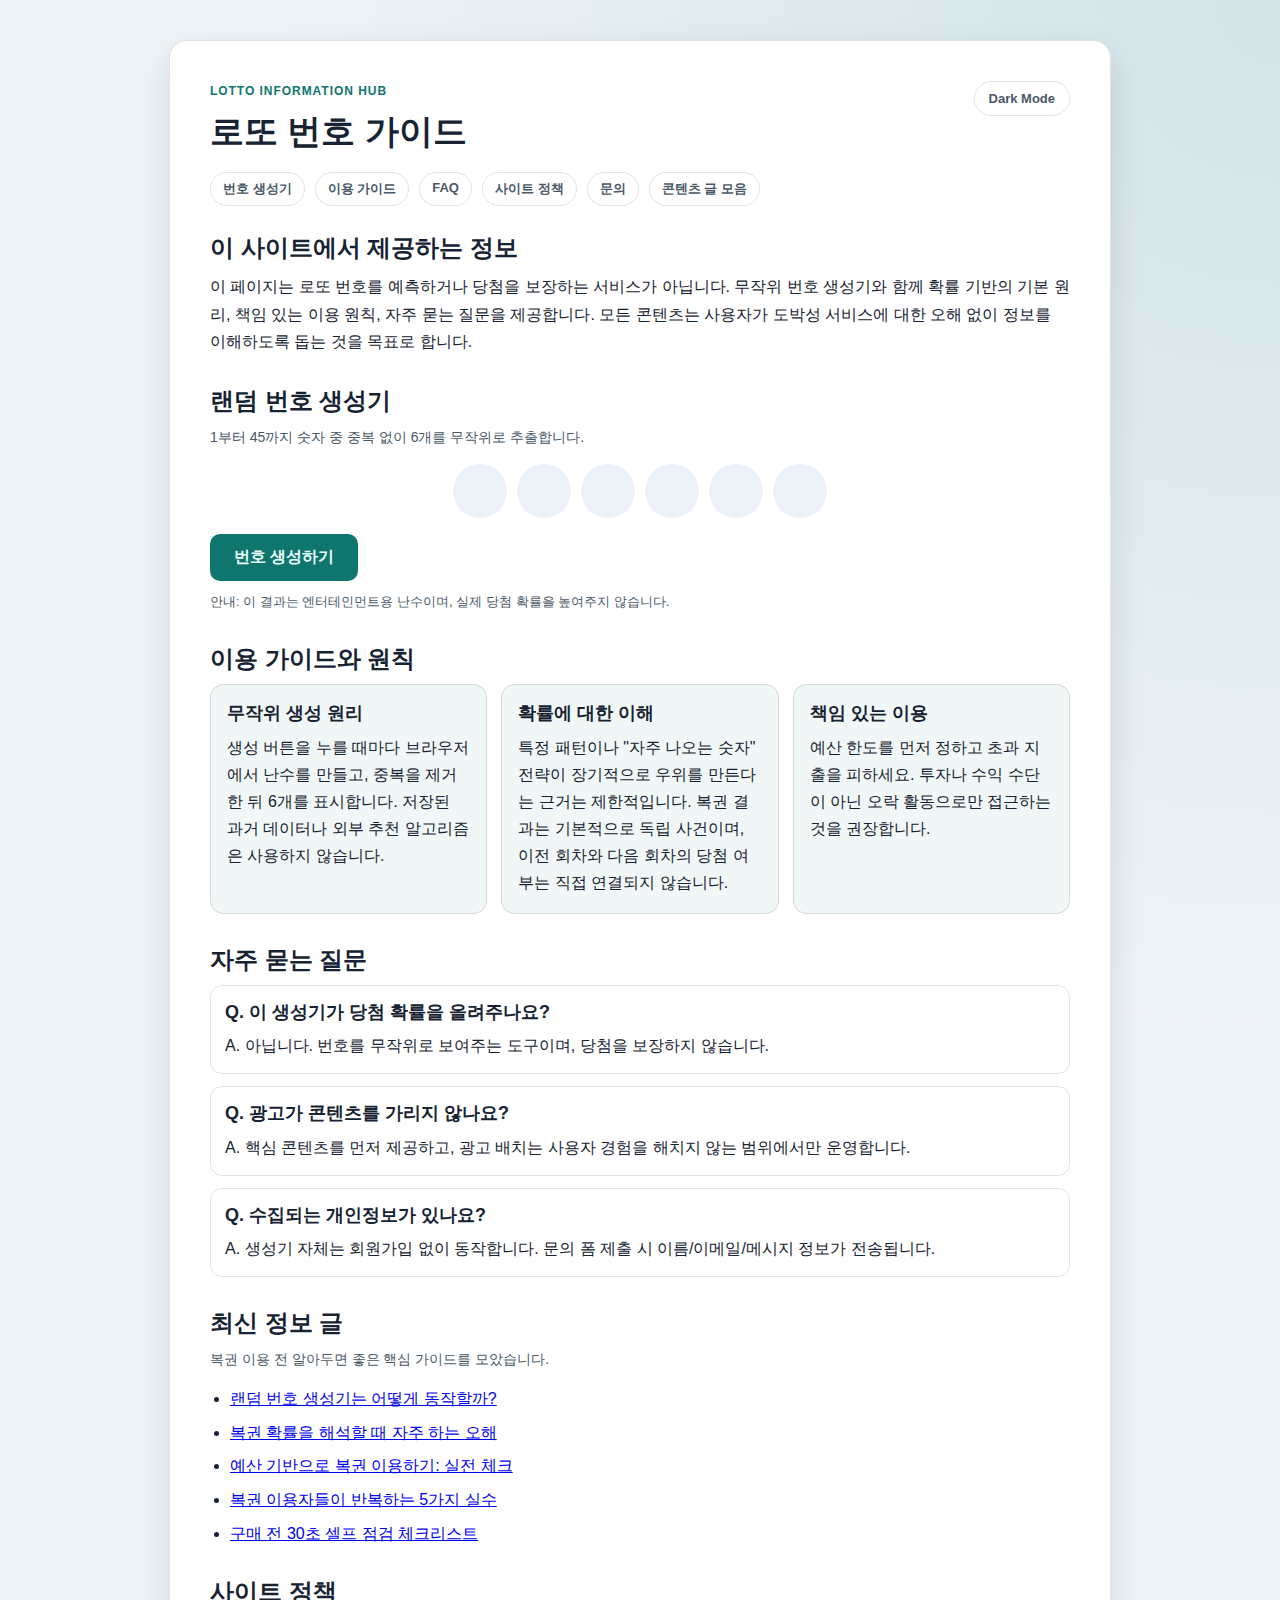
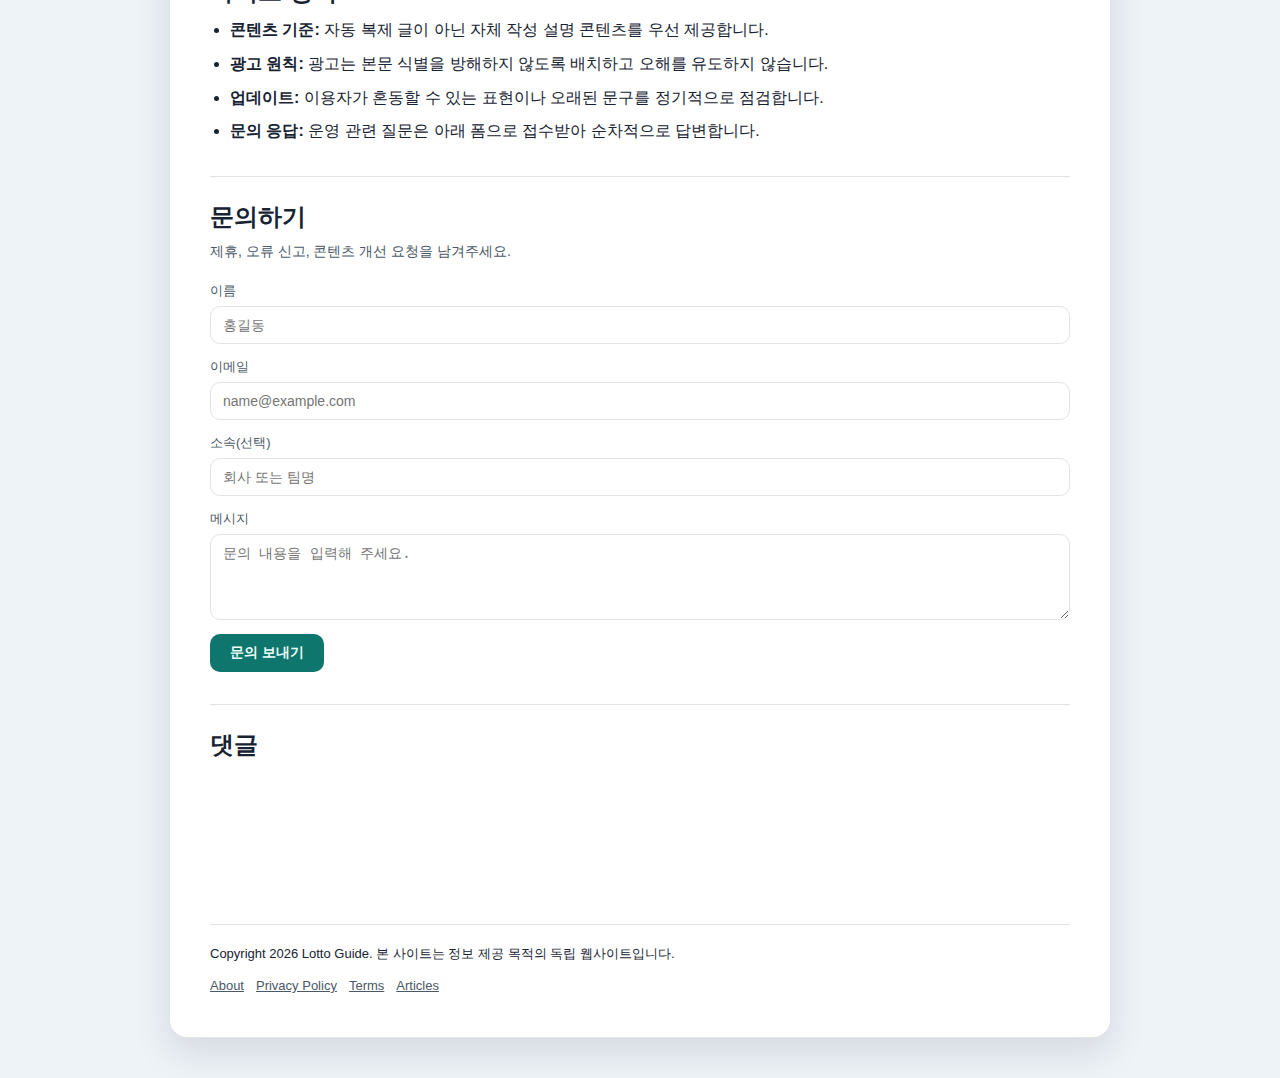
<file: index.html>
<!DOCTYPE html>
<html lang="ko">
<head>
    <meta charset="UTF-8">
    <meta name="viewport" content="width=device-width, initial-scale=1.0">
    <meta name="description" content="로또 번호 생성 원리와 확률 정보를 제공하는 정보형 사이트입니다. 랜덤 번호 생성기, 이용 가이드, FAQ, 운영 정책과 문의 채널을 제공합니다.">
    <meta name="robots" content="index, follow">
    <meta name="google-adsense-account" content="ca-pub-4383238158414363">
    <title>로또 번호 가이드 | 랜덤 생성기와 확률 정보</title>
    <link rel="stylesheet" href="style.css">
    <script async src="https://pagead2.googlesyndication.com/pagead/js/adsbygoogle.js?client=ca-pub-4383238158414363" crossorigin="anonymous"></script>
</head>
<body>
    <div class="container">
        <header class="header">
            <div>
                <p class="eyebrow">Lotto Information Hub</p>
                <h1>로또 번호 가이드</h1>
            </div>
            <button id="theme-toggle" class="theme-toggle" type="button" aria-pressed="false" aria-label="Toggle dark mode">
                Dark Mode
            </button>
        </header>

        <nav class="quick-nav" aria-label="주요 섹션">
            <a href="#generator">번호 생성기</a>
            <a href="#guide">이용 가이드</a>
            <a href="#faq">FAQ</a>
            <a href="#policy">사이트 정책</a>
            <a href="#contact">문의</a>
            <a href="articles.html">콘텐츠 글 모음</a>
        </nav>

        <section id="intro" class="content-section">
            <h2>이 사이트에서 제공하는 정보</h2>
            <p>
                이 페이지는 로또 번호를 예측하거나 당첨을 보장하는 서비스가 아닙니다.
                무작위 번호 생성기와 함께 확률 기반의 기본 원리, 책임 있는 이용 원칙, 자주 묻는 질문을 제공합니다.
                모든 콘텐츠는 사용자가 도박성 서비스에 대한 오해 없이 정보를 이해하도록 돕는 것을 목표로 합니다.
            </p>
        </section>

        <section id="generator" class="content-section" aria-labelledby="generator-title">
            <h2 id="generator-title">랜덤 번호 생성기</h2>
            <p class="section-subtext">1부터 45까지 숫자 중 중복 없이 6개를 무작위로 추출합니다.</p>
            <div class="lotto-numbers" aria-live="polite">
                <span class="number"></span>
                <span class="number"></span>
                <span class="number"></span>
                <span class="number"></span>
                <span class="number"></span>
                <span class="number"></span>
            </div>
            <button id="generate-btn">번호 생성하기</button>
            <p class="note">
                안내: 이 결과는 엔터테인먼트용 난수이며, 실제 당첨 확률을 높여주지 않습니다.
            </p>
        </section>

        <section id="guide" class="content-section" aria-labelledby="guide-title">
            <h2 id="guide-title">이용 가이드와 원칙</h2>
            <div class="info-grid">
                <article class="info-card">
                    <h3>무작위 생성 원리</h3>
                    <p>
                        생성 버튼을 누를 때마다 브라우저에서 난수를 만들고, 중복을 제거한 뒤 6개를 표시합니다.
                        저장된 과거 데이터나 외부 추천 알고리즘은 사용하지 않습니다.
                    </p>
                </article>
                <article class="info-card">
                    <h3>확률에 대한 이해</h3>
                    <p>
                        특정 패턴이나 "자주 나오는 숫자" 전략이 장기적으로 우위를 만든다는 근거는 제한적입니다.
                        복권 결과는 기본적으로 독립 사건이며, 이전 회차와 다음 회차의 당첨 여부는 직접 연결되지 않습니다.
                    </p>
                </article>
                <article class="info-card">
                    <h3>책임 있는 이용</h3>
                    <p>
                        예산 한도를 먼저 정하고 초과 지출을 피하세요.
                        투자나 수익 수단이 아닌 오락 활동으로만 접근하는 것을 권장합니다.
                    </p>
                </article>
            </div>
        </section>

        <section id="faq" class="content-section" aria-labelledby="faq-title">
            <h2 id="faq-title">자주 묻는 질문</h2>
            <div class="faq-list">
                <article class="faq-item">
                    <h3>Q. 이 생성기가 당첨 확률을 올려주나요?</h3>
                    <p>A. 아닙니다. 번호를 무작위로 보여주는 도구이며, 당첨을 보장하지 않습니다.</p>
                </article>
                <article class="faq-item">
                    <h3>Q. 광고가 콘텐츠를 가리지 않나요?</h3>
                    <p>A. 핵심 콘텐츠를 먼저 제공하고, 광고 배치는 사용자 경험을 해치지 않는 범위에서만 운영합니다.</p>
                </article>
                <article class="faq-item">
                    <h3>Q. 수집되는 개인정보가 있나요?</h3>
                    <p>A. 생성기 자체는 회원가입 없이 동작합니다. 문의 폼 제출 시 이름/이메일/메시지 정보가 전송됩니다.</p>
                </article>
            </div>
        </section>

        <section id="articles" class="content-section" aria-labelledby="articles-title">
            <h2 id="articles-title">최신 정보 글</h2>
            <p class="section-subtext">복권 이용 전 알아두면 좋은 핵심 가이드를 모았습니다.</p>
            <ul class="policy-list">
                <li><a href="guides-randomness.html">랜덤 번호 생성기는 어떻게 동작할까?</a></li>
                <li><a href="guides-probability.html">복권 확률을 해석할 때 자주 하는 오해</a></li>
                <li><a href="guides-budget.html">예산 기반으로 복권 이용하기: 실전 체크</a></li>
                <li><a href="guides-mistakes.html">복권 이용자들이 반복하는 5가지 실수</a></li>
                <li><a href="guides-checklist.html">구매 전 30초 셀프 점검 체크리스트</a></li>
            </ul>
        </section>

        <section id="policy" class="content-section" aria-labelledby="policy-title">
            <h2 id="policy-title">사이트 정책</h2>
            <ul class="policy-list">
                <li><strong>콘텐츠 기준:</strong> 자동 복제 글이 아닌 자체 작성 설명 콘텐츠를 우선 제공합니다.</li>
                <li><strong>광고 원칙:</strong> 광고는 본문 식별을 방해하지 않도록 배치하고 오해를 유도하지 않습니다.</li>
                <li><strong>업데이트:</strong> 이용자가 혼동할 수 있는 표현이나 오래된 문구를 정기적으로 점검합니다.</li>
                <li><strong>문의 응답:</strong> 운영 관련 질문은 아래 폼으로 접수받아 순차적으로 답변합니다.</li>
            </ul>
        </section>

        <section id="contact" class="partner-section" aria-labelledby="partner-title">
            <h2 id="partner-title">문의하기</h2>
            <p class="partner-subtext">제휴, 오류 신고, 콘텐츠 개선 요청을 남겨주세요.</p>
            <form class="partner-form" action="https://formspree.io/f/mgolowkv" method="POST">
                <label class="field">
                    <span>이름</span>
                    <input type="text" name="name" placeholder="홍길동" required>
                </label>
                <label class="field">
                    <span>이메일</span>
                    <input type="email" name="email" placeholder="name@example.com" required>
                </label>
                <label class="field">
                    <span>소속(선택)</span>
                    <input type="text" name="company" placeholder="회사 또는 팀명">
                </label>
                <label class="field">
                    <span>메시지</span>
                    <textarea name="message" rows="4" placeholder="문의 내용을 입력해 주세요." required></textarea>
                </label>
                <button class="partner-submit" type="submit">문의 보내기</button>
            </form>
        </section>

        <section class="comments-section" aria-labelledby="comments-title">
            <h2 id="comments-title">댓글</h2>
            <div id="disqus_thread"></div>
        </section>

        <footer class="site-footer">
            <p>Copyright 2026 Lotto Guide. 본 사이트는 정보 제공 목적의 독립 웹사이트입니다.</p>
            <p class="footer-links">
                <a href="about.html">About</a>
                <a href="privacy.html">Privacy Policy</a>
                <a href="terms.html">Terms</a>
                <a href="articles.html">Articles</a>
            </p>
        </footer>
    </div>
    <script src="main.js"></script>
    <script>
    var disqus_config = function () {
    this.page.url = window.location.href;
    this.page.identifier = window.location.pathname || "/";
    };
    
    (function() {
    var d = document, s = d.createElement('script');
    s.src = 'https://lotto2.disqus.com/embed.js';
    s.setAttribute('data-timestamp', +new Date());
    (d.head || d.body).appendChild(s);
    })();
    </script>
    <noscript>댓글을 보려면 JavaScript를 활성화해 주세요.</noscript>
</body>
</html>
</file>
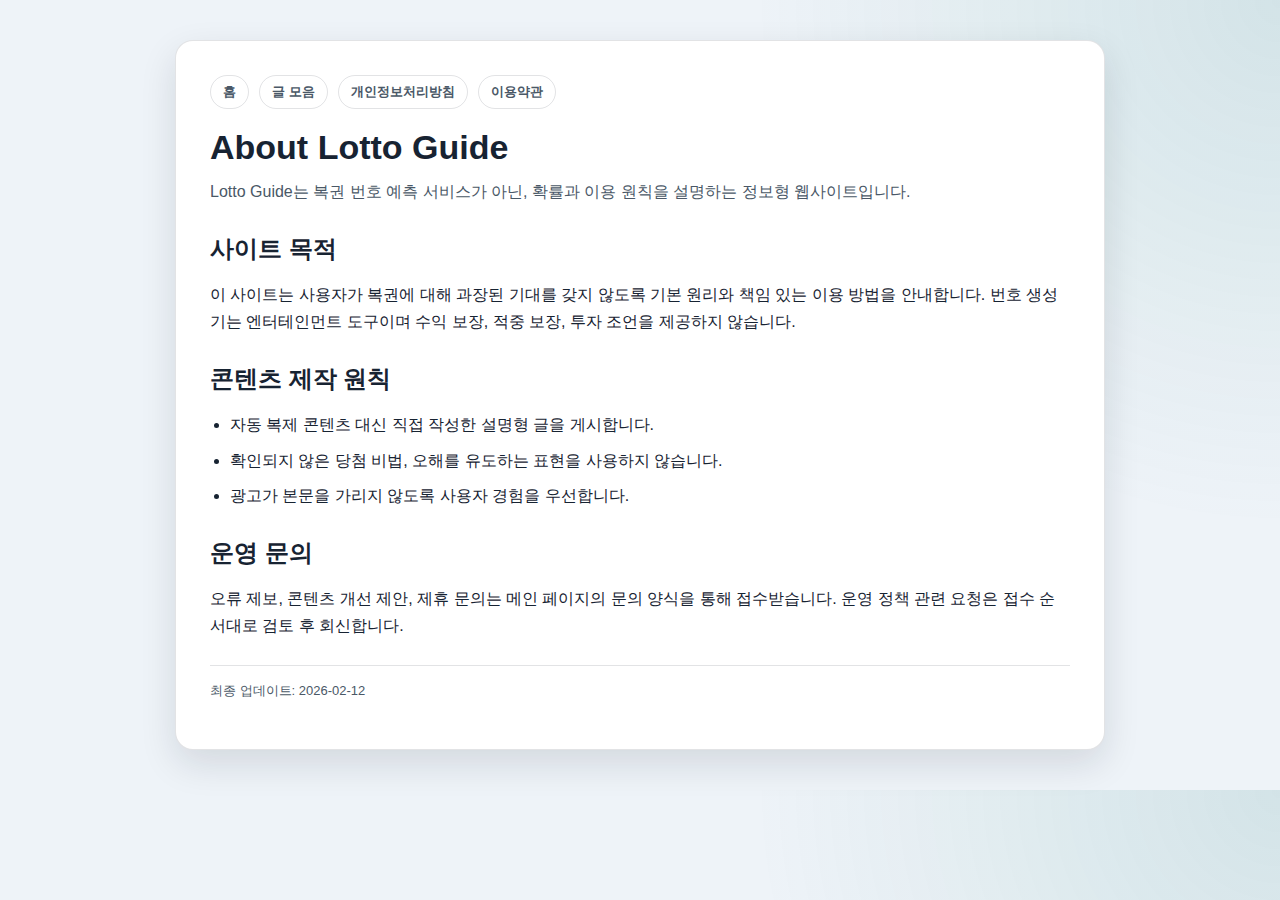
<file: about.html>
<!DOCTYPE html>
<html lang="ko">
<head>
    <meta charset="UTF-8">
    <meta name="viewport" content="width=device-width, initial-scale=1.0">
    <meta name="description" content="Lotto Guide 소개 페이지. 사이트 목적, 콘텐츠 제작 원칙, 운영 방식에 대해 안내합니다.">
    <meta name="google-adsense-account" content="ca-pub-4383238158414363">
    <title>About | Lotto Guide</title>
    <link rel="stylesheet" href="pages.css">
    <script async src="https://pagead2.googlesyndication.com/pagead/js/adsbygoogle.js?client=ca-pub-4383238158414363" crossorigin="anonymous"></script>
</head>
<body>
    <main class="page">
        <nav class="nav" aria-label="사이트 메뉴">
            <a href="index.html">홈</a>
            <a href="articles.html">글 모음</a>
            <a href="privacy.html">개인정보처리방침</a>
            <a href="terms.html">이용약관</a>
        </nav>

        <h1>About Lotto Guide</h1>
        <p class="lead">Lotto Guide는 복권 번호 예측 서비스가 아닌, 확률과 이용 원칙을 설명하는 정보형 웹사이트입니다.</p>

        <h2>사이트 목적</h2>
        <p>
            이 사이트는 사용자가 복권에 대해 과장된 기대를 갖지 않도록 기본 원리와 책임 있는 이용 방법을 안내합니다.
            번호 생성기는 엔터테인먼트 도구이며 수익 보장, 적중 보장, 투자 조언을 제공하지 않습니다.
        </p>

        <h2>콘텐츠 제작 원칙</h2>
        <ul class="list">
            <li>자동 복제 콘텐츠 대신 직접 작성한 설명형 글을 게시합니다.</li>
            <li>확인되지 않은 당첨 비법, 오해를 유도하는 표현을 사용하지 않습니다.</li>
            <li>광고가 본문을 가리지 않도록 사용자 경험을 우선합니다.</li>
        </ul>

        <h2>운영 문의</h2>
        <p>
            오류 제보, 콘텐츠 개선 제안, 제휴 문의는 메인 페이지의 문의 양식을 통해 접수받습니다.
            운영 정책 관련 요청은 접수 순서대로 검토 후 회신합니다.
        </p>

        <p class="footer">최종 업데이트: 2026-02-12</p>
    </main>
</body>
</html>
</file>
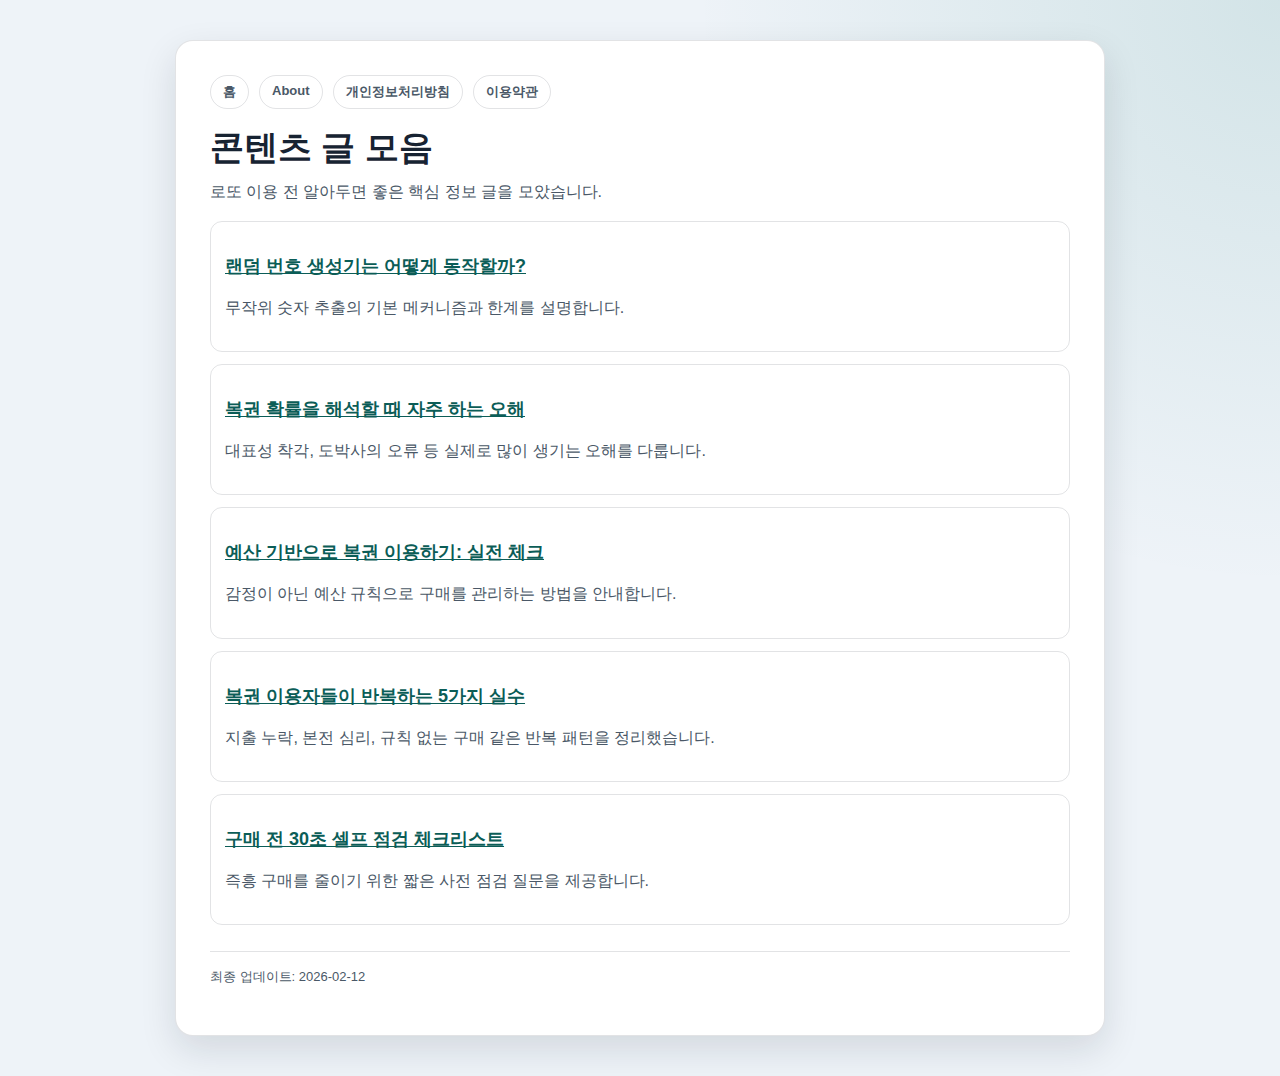
<file: articles.html>
<!DOCTYPE html>
<html lang="ko">
<head>
    <meta charset="UTF-8">
    <meta name="viewport" content="width=device-width, initial-scale=1.0">
    <meta name="description" content="Lotto Guide 콘텐츠 글 모음입니다. 복권 확률 이해와 책임 있는 이용에 대한 고유 가이드를 제공합니다.">
    <meta name="google-adsense-account" content="ca-pub-4383238158414363">
    <title>Articles | Lotto Guide</title>
    <link rel="stylesheet" href="pages.css">
    <script async src="https://pagead2.googlesyndication.com/pagead/js/adsbygoogle.js?client=ca-pub-4383238158414363" crossorigin="anonymous"></script>
</head>
<body>
    <main class="page">
        <nav class="nav" aria-label="사이트 메뉴">
            <a href="index.html">홈</a>
            <a href="about.html">About</a>
            <a href="privacy.html">개인정보처리방침</a>
            <a href="terms.html">이용약관</a>
        </nav>

        <h1>콘텐츠 글 모음</h1>
        <p class="lead">로또 이용 전 알아두면 좋은 핵심 정보 글을 모았습니다.</p>

        <article class="card">
            <h3><a href="guides-randomness.html">랜덤 번호 생성기는 어떻게 동작할까?</a></h3>
            <p class="muted">무작위 숫자 추출의 기본 메커니즘과 한계를 설명합니다.</p>
        </article>

        <article class="card">
            <h3><a href="guides-probability.html">복권 확률을 해석할 때 자주 하는 오해</a></h3>
            <p class="muted">대표성 착각, 도박사의 오류 등 실제로 많이 생기는 오해를 다룹니다.</p>
        </article>

        <article class="card">
            <h3><a href="guides-budget.html">예산 기반으로 복권 이용하기: 실전 체크</a></h3>
            <p class="muted">감정이 아닌 예산 규칙으로 구매를 관리하는 방법을 안내합니다.</p>
        </article>

        <article class="card">
            <h3><a href="guides-mistakes.html">복권 이용자들이 반복하는 5가지 실수</a></h3>
            <p class="muted">지출 누락, 본전 심리, 규칙 없는 구매 같은 반복 패턴을 정리했습니다.</p>
        </article>

        <article class="card">
            <h3><a href="guides-checklist.html">구매 전 30초 셀프 점검 체크리스트</a></h3>
            <p class="muted">즉흥 구매를 줄이기 위한 짧은 사전 점검 질문을 제공합니다.</p>
        </article>

        <p class="footer">최종 업데이트: 2026-02-12</p>
    </main>
</body>
</html>
</file>
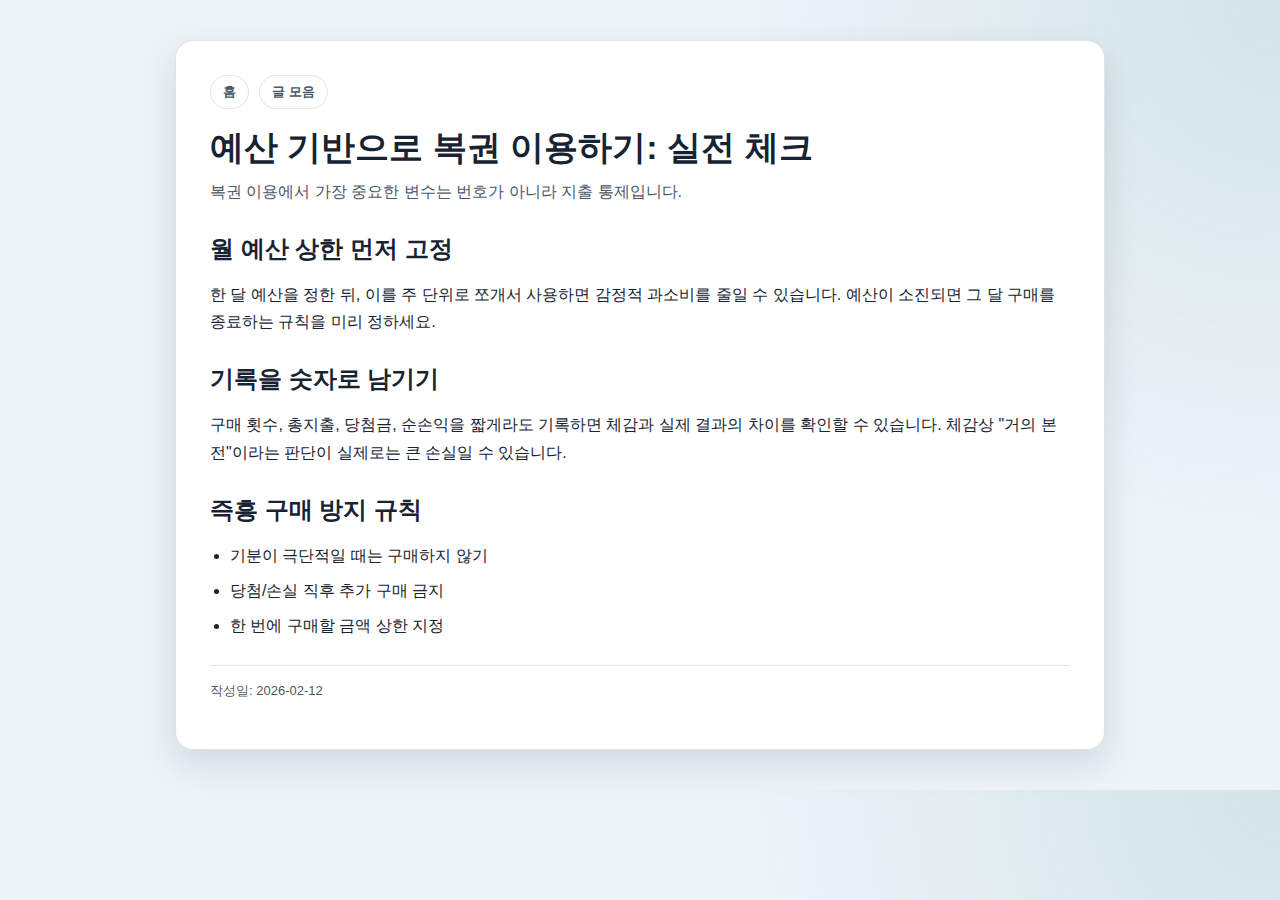
<file: guides-budget.html>
<!DOCTYPE html>
<html lang="ko">
<head>
    <meta charset="UTF-8">
    <meta name="viewport" content="width=device-width, initial-scale=1.0">
    <meta name="description" content="예산 기반으로 복권을 이용하는 실전 방법을 안내하는 가이드입니다.">
    <meta name="google-adsense-account" content="ca-pub-4383238158414363">
    <title>예산 기반 복권 이용 | Lotto Guide</title>
    <link rel="stylesheet" href="pages.css">
    <script async src="https://pagead2.googlesyndication.com/pagead/js/adsbygoogle.js?client=ca-pub-4383238158414363" crossorigin="anonymous"></script>
</head>
<body>
    <main class="page">
        <nav class="nav">
            <a href="index.html">홈</a>
            <a href="articles.html">글 모음</a>
        </nav>
        <h1>예산 기반으로 복권 이용하기: 실전 체크</h1>
        <p class="lead">복권 이용에서 가장 중요한 변수는 번호가 아니라 지출 통제입니다.</p>

        <h2>월 예산 상한 먼저 고정</h2>
        <p>
            한 달 예산을 정한 뒤, 이를 주 단위로 쪼개서 사용하면 감정적 과소비를 줄일 수 있습니다.
            예산이 소진되면 그 달 구매를 종료하는 규칙을 미리 정하세요.
        </p>

        <h2>기록을 숫자로 남기기</h2>
        <p>
            구매 횟수, 총지출, 당첨금, 순손익을 짧게라도 기록하면 체감과 실제 결과의 차이를 확인할 수 있습니다.
            체감상 "거의 본전"이라는 판단이 실제로는 큰 손실일 수 있습니다.
        </p>

        <h2>즉흥 구매 방지 규칙</h2>
        <ul class="list">
            <li>기분이 극단적일 때는 구매하지 않기</li>
            <li>당첨/손실 직후 추가 구매 금지</li>
            <li>한 번에 구매할 금액 상한 지정</li>
        </ul>

        <p class="footer">작성일: 2026-02-12</p>
    </main>
</body>
</html>
</file>
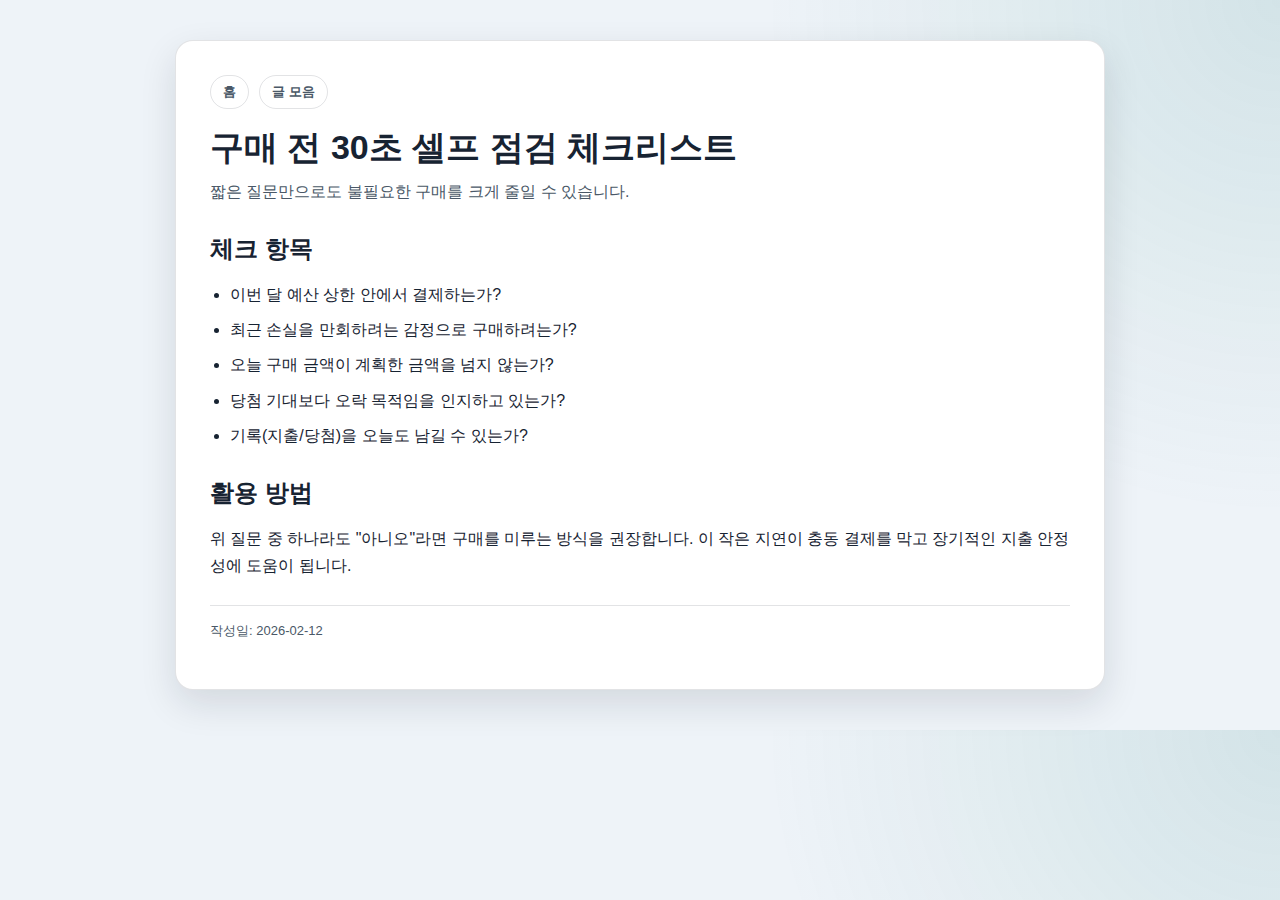
<file: guides-checklist.html>
<!DOCTYPE html>
<html lang="ko">
<head>
    <meta charset="UTF-8">
    <meta name="viewport" content="width=device-width, initial-scale=1.0">
    <meta name="description" content="복권 구매 전 30초 셀프 점검 체크리스트를 제공하는 가이드입니다.">
    <meta name="google-adsense-account" content="ca-pub-4383238158414363">
    <title>구매 전 셀프 점검 | Lotto Guide</title>
    <link rel="stylesheet" href="pages.css">
    <script async src="https://pagead2.googlesyndication.com/pagead/js/adsbygoogle.js?client=ca-pub-4383238158414363" crossorigin="anonymous"></script>
</head>
<body>
    <main class="page">
        <nav class="nav">
            <a href="index.html">홈</a>
            <a href="articles.html">글 모음</a>
        </nav>
        <h1>구매 전 30초 셀프 점검 체크리스트</h1>
        <p class="lead">짧은 질문만으로도 불필요한 구매를 크게 줄일 수 있습니다.</p>

        <h2>체크 항목</h2>
        <ul class="list">
            <li>이번 달 예산 상한 안에서 결제하는가?</li>
            <li>최근 손실을 만회하려는 감정으로 구매하려는가?</li>
            <li>오늘 구매 금액이 계획한 금액을 넘지 않는가?</li>
            <li>당첨 기대보다 오락 목적임을 인지하고 있는가?</li>
            <li>기록(지출/당첨)을 오늘도 남길 수 있는가?</li>
        </ul>

        <h2>활용 방법</h2>
        <p>
            위 질문 중 하나라도 "아니오"라면 구매를 미루는 방식을 권장합니다.
            이 작은 지연이 충동 결제를 막고 장기적인 지출 안정성에 도움이 됩니다.
        </p>

        <p class="footer">작성일: 2026-02-12</p>
    </main>
</body>
</html>
</file>
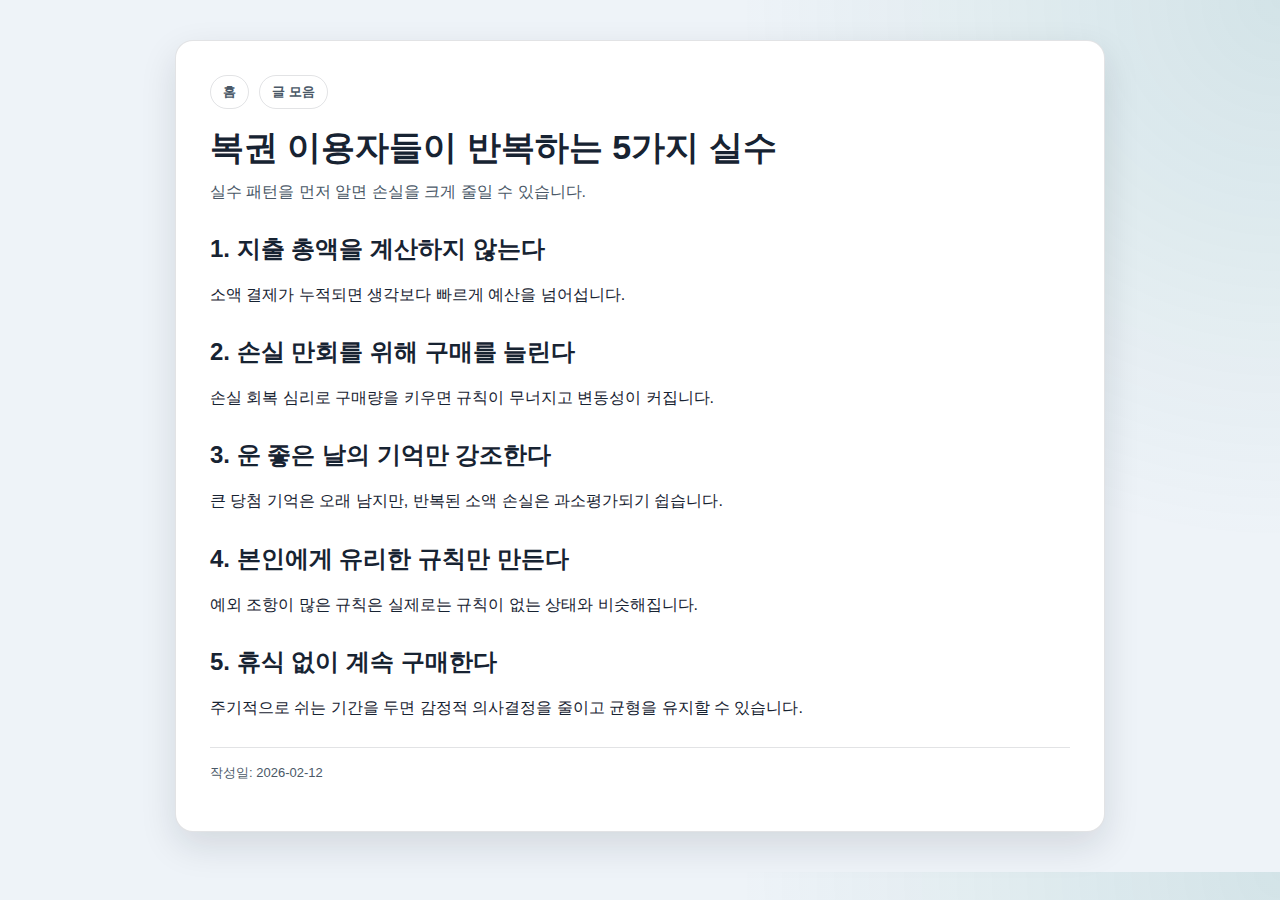
<file: guides-mistakes.html>
<!DOCTYPE html>
<html lang="ko">
<head>
    <meta charset="UTF-8">
    <meta name="viewport" content="width=device-width, initial-scale=1.0">
    <meta name="description" content="복권 이용 시 반복되는 대표 실수를 정리한 가이드입니다.">
    <meta name="google-adsense-account" content="ca-pub-4383238158414363">
    <title>복권 이용자의 반복 실수 | Lotto Guide</title>
    <link rel="stylesheet" href="pages.css">
    <script async src="https://pagead2.googlesyndication.com/pagead/js/adsbygoogle.js?client=ca-pub-4383238158414363" crossorigin="anonymous"></script>
</head>
<body>
    <main class="page">
        <nav class="nav">
            <a href="index.html">홈</a>
            <a href="articles.html">글 모음</a>
        </nav>
        <h1>복권 이용자들이 반복하는 5가지 실수</h1>
        <p class="lead">실수 패턴을 먼저 알면 손실을 크게 줄일 수 있습니다.</p>

        <h2>1. 지출 총액을 계산하지 않는다</h2>
        <p>소액 결제가 누적되면 생각보다 빠르게 예산을 넘어섭니다.</p>

        <h2>2. 손실 만회를 위해 구매를 늘린다</h2>
        <p>손실 회복 심리로 구매량을 키우면 규칙이 무너지고 변동성이 커집니다.</p>

        <h2>3. 운 좋은 날의 기억만 강조한다</h2>
        <p>큰 당첨 기억은 오래 남지만, 반복된 소액 손실은 과소평가되기 쉽습니다.</p>

        <h2>4. 본인에게 유리한 규칙만 만든다</h2>
        <p>예외 조항이 많은 규칙은 실제로는 규칙이 없는 상태와 비슷해집니다.</p>

        <h2>5. 휴식 없이 계속 구매한다</h2>
        <p>주기적으로 쉬는 기간을 두면 감정적 의사결정을 줄이고 균형을 유지할 수 있습니다.</p>

        <p class="footer">작성일: 2026-02-12</p>
    </main>
</body>
</html>
</file>
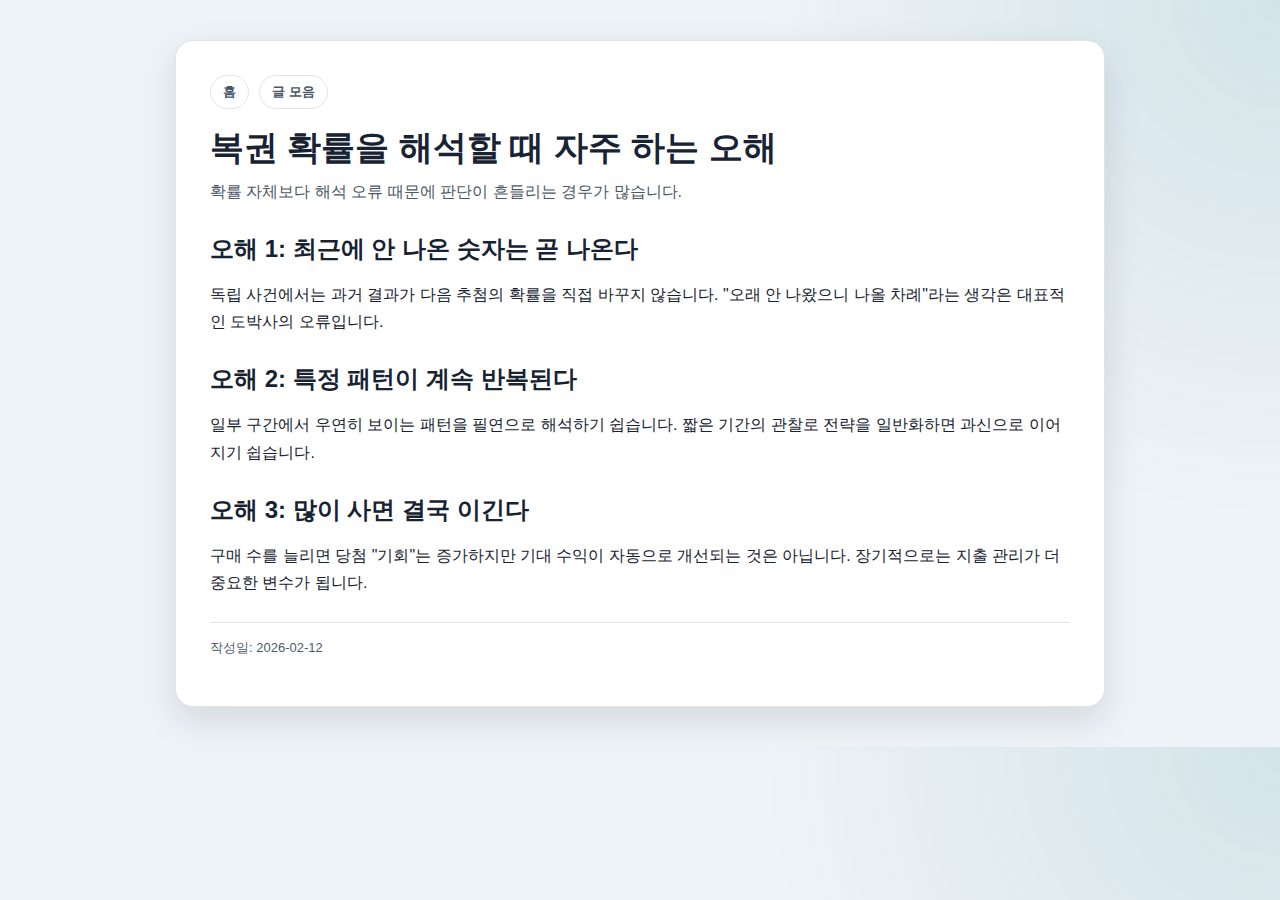
<file: guides-probability.html>
<!DOCTYPE html>
<html lang="ko">
<head>
    <meta charset="UTF-8">
    <meta name="viewport" content="width=device-width, initial-scale=1.0">
    <meta name="description" content="복권 확률 해석에서 자주 발생하는 오해를 정리한 가이드입니다.">
    <meta name="google-adsense-account" content="ca-pub-4383238158414363">
    <title>복권 확률 해석 오해 | Lotto Guide</title>
    <link rel="stylesheet" href="pages.css">
    <script async src="https://pagead2.googlesyndication.com/pagead/js/adsbygoogle.js?client=ca-pub-4383238158414363" crossorigin="anonymous"></script>
</head>
<body>
    <main class="page">
        <nav class="nav">
            <a href="index.html">홈</a>
            <a href="articles.html">글 모음</a>
        </nav>
        <h1>복권 확률을 해석할 때 자주 하는 오해</h1>
        <p class="lead">확률 자체보다 해석 오류 때문에 판단이 흔들리는 경우가 많습니다.</p>

        <h2>오해 1: 최근에 안 나온 숫자는 곧 나온다</h2>
        <p>
            독립 사건에서는 과거 결과가 다음 추첨의 확률을 직접 바꾸지 않습니다.
            "오래 안 나왔으니 나올 차례"라는 생각은 대표적인 도박사의 오류입니다.
        </p>

        <h2>오해 2: 특정 패턴이 계속 반복된다</h2>
        <p>
            일부 구간에서 우연히 보이는 패턴을 필연으로 해석하기 쉽습니다.
            짧은 기간의 관찰로 전략을 일반화하면 과신으로 이어지기 쉽습니다.
        </p>

        <h2>오해 3: 많이 사면 결국 이긴다</h2>
        <p>
            구매 수를 늘리면 당첨 "기회"는 증가하지만 기대 수익이 자동으로 개선되는 것은 아닙니다.
            장기적으로는 지출 관리가 더 중요한 변수가 됩니다.
        </p>

        <p class="footer">작성일: 2026-02-12</p>
    </main>
</body>
</html>
</file>
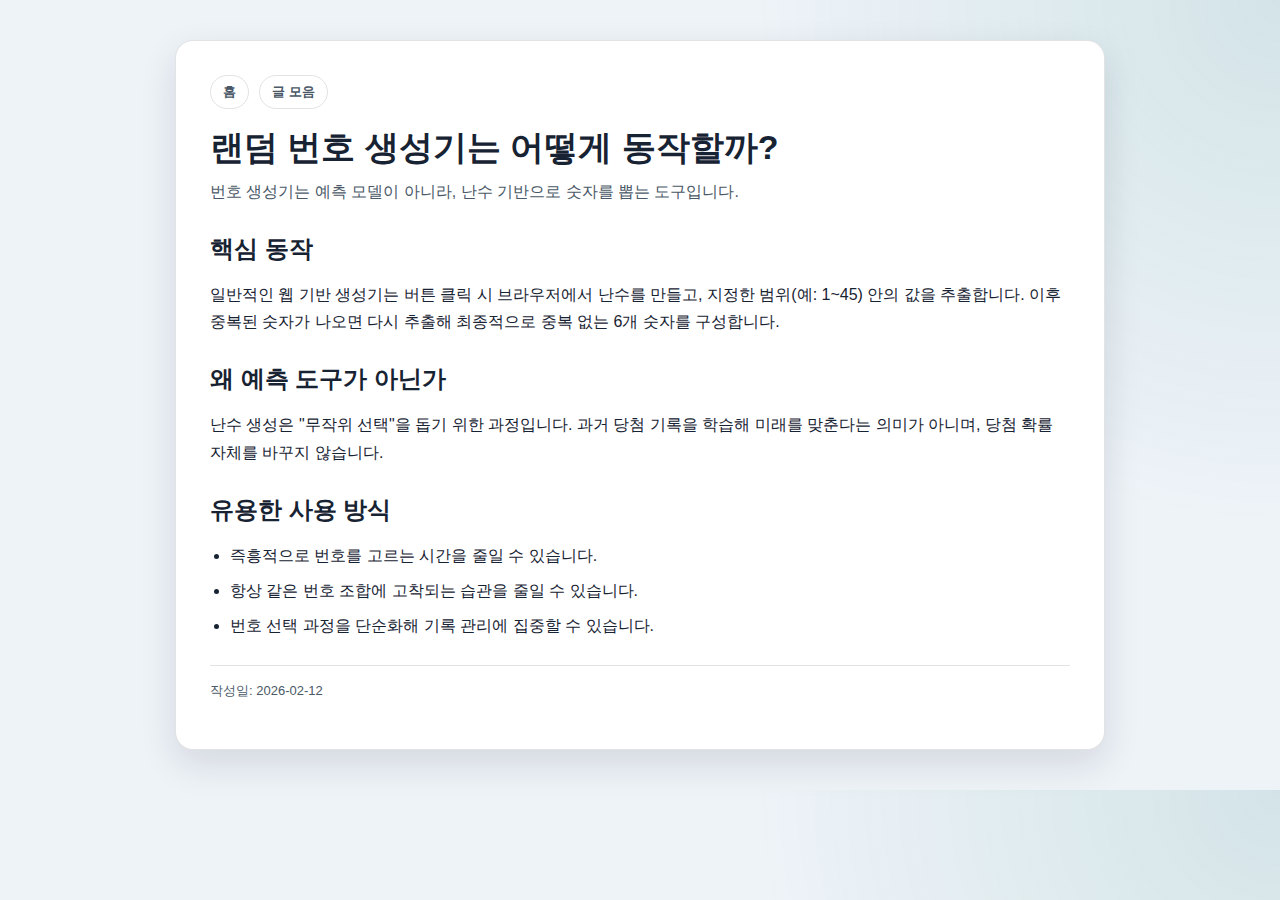
<file: guides-randomness.html>
<!DOCTYPE html>
<html lang="ko">
<head>
    <meta charset="UTF-8">
    <meta name="viewport" content="width=device-width, initial-scale=1.0">
    <meta name="description" content="로또 랜덤 번호 생성기의 동작 원리를 설명하는 가이드입니다.">
    <meta name="google-adsense-account" content="ca-pub-4383238158414363">
    <title>랜덤 번호 생성기 원리 | Lotto Guide</title>
    <link rel="stylesheet" href="pages.css">
    <script async src="https://pagead2.googlesyndication.com/pagead/js/adsbygoogle.js?client=ca-pub-4383238158414363" crossorigin="anonymous"></script>
</head>
<body>
    <main class="page">
        <nav class="nav">
            <a href="index.html">홈</a>
            <a href="articles.html">글 모음</a>
        </nav>
        <h1>랜덤 번호 생성기는 어떻게 동작할까?</h1>
        <p class="lead">번호 생성기는 예측 모델이 아니라, 난수 기반으로 숫자를 뽑는 도구입니다.</p>

        <h2>핵심 동작</h2>
        <p>
            일반적인 웹 기반 생성기는 버튼 클릭 시 브라우저에서 난수를 만들고, 지정한 범위(예: 1~45) 안의 값을 추출합니다.
            이후 중복된 숫자가 나오면 다시 추출해 최종적으로 중복 없는 6개 숫자를 구성합니다.
        </p>

        <h2>왜 예측 도구가 아닌가</h2>
        <p>
            난수 생성은 "무작위 선택"을 돕기 위한 과정입니다.
            과거 당첨 기록을 학습해 미래를 맞춘다는 의미가 아니며, 당첨 확률 자체를 바꾸지 않습니다.
        </p>

        <h2>유용한 사용 방식</h2>
        <ul class="list">
            <li>즉흥적으로 번호를 고르는 시간을 줄일 수 있습니다.</li>
            <li>항상 같은 번호 조합에 고착되는 습관을 줄일 수 있습니다.</li>
            <li>번호 선택 과정을 단순화해 기록 관리에 집중할 수 있습니다.</li>
        </ul>

        <p class="footer">작성일: 2026-02-12</p>
    </main>
</body>
</html>
</file>
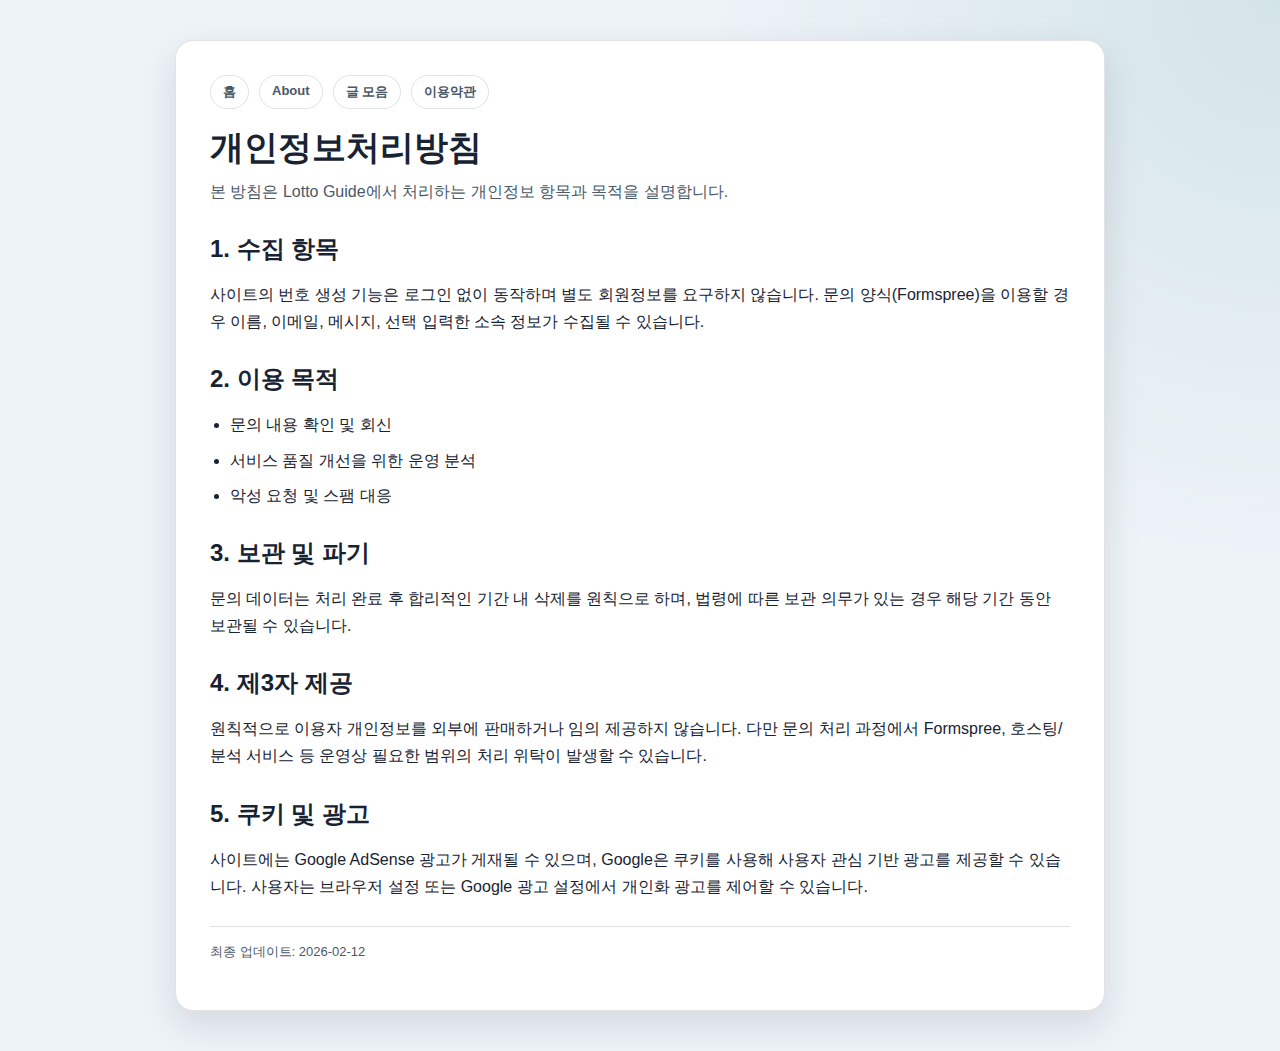
<file: privacy.html>
<!DOCTYPE html>
<html lang="ko">
<head>
    <meta charset="UTF-8">
    <meta name="viewport" content="width=device-width, initial-scale=1.0">
    <meta name="description" content="Lotto Guide 개인정보처리방침 페이지입니다. 수집 항목, 이용 목적, 보관 기간을 안내합니다.">
    <meta name="google-adsense-account" content="ca-pub-4383238158414363">
    <title>Privacy Policy | Lotto Guide</title>
    <link rel="stylesheet" href="pages.css">
    <script async src="https://pagead2.googlesyndication.com/pagead/js/adsbygoogle.js?client=ca-pub-4383238158414363" crossorigin="anonymous"></script>
</head>
<body>
    <main class="page">
        <nav class="nav" aria-label="사이트 메뉴">
            <a href="index.html">홈</a>
            <a href="about.html">About</a>
            <a href="articles.html">글 모음</a>
            <a href="terms.html">이용약관</a>
        </nav>

        <h1>개인정보처리방침</h1>
        <p class="lead">본 방침은 Lotto Guide에서 처리하는 개인정보 항목과 목적을 설명합니다.</p>

        <h2>1. 수집 항목</h2>
        <p>
            사이트의 번호 생성 기능은 로그인 없이 동작하며 별도 회원정보를 요구하지 않습니다.
            문의 양식(Formspree)을 이용할 경우 이름, 이메일, 메시지, 선택 입력한 소속 정보가 수집될 수 있습니다.
        </p>

        <h2>2. 이용 목적</h2>
        <ul class="list">
            <li>문의 내용 확인 및 회신</li>
            <li>서비스 품질 개선을 위한 운영 분석</li>
            <li>악성 요청 및 스팸 대응</li>
        </ul>

        <h2>3. 보관 및 파기</h2>
        <p>
            문의 데이터는 처리 완료 후 합리적인 기간 내 삭제를 원칙으로 하며,
            법령에 따른 보관 의무가 있는 경우 해당 기간 동안 보관될 수 있습니다.
        </p>

        <h2>4. 제3자 제공</h2>
        <p>
            원칙적으로 이용자 개인정보를 외부에 판매하거나 임의 제공하지 않습니다.
            다만 문의 처리 과정에서 Formspree, 호스팅/분석 서비스 등 운영상 필요한 범위의 처리 위탁이 발생할 수 있습니다.
        </p>

        <h2>5. 쿠키 및 광고</h2>
        <p>
            사이트에는 Google AdSense 광고가 게재될 수 있으며,
            Google은 쿠키를 사용해 사용자 관심 기반 광고를 제공할 수 있습니다.
            사용자는 브라우저 설정 또는 Google 광고 설정에서 개인화 광고를 제어할 수 있습니다.
        </p>

        <p class="footer">최종 업데이트: 2026-02-12</p>
    </main>
</body>
</html>
</file>
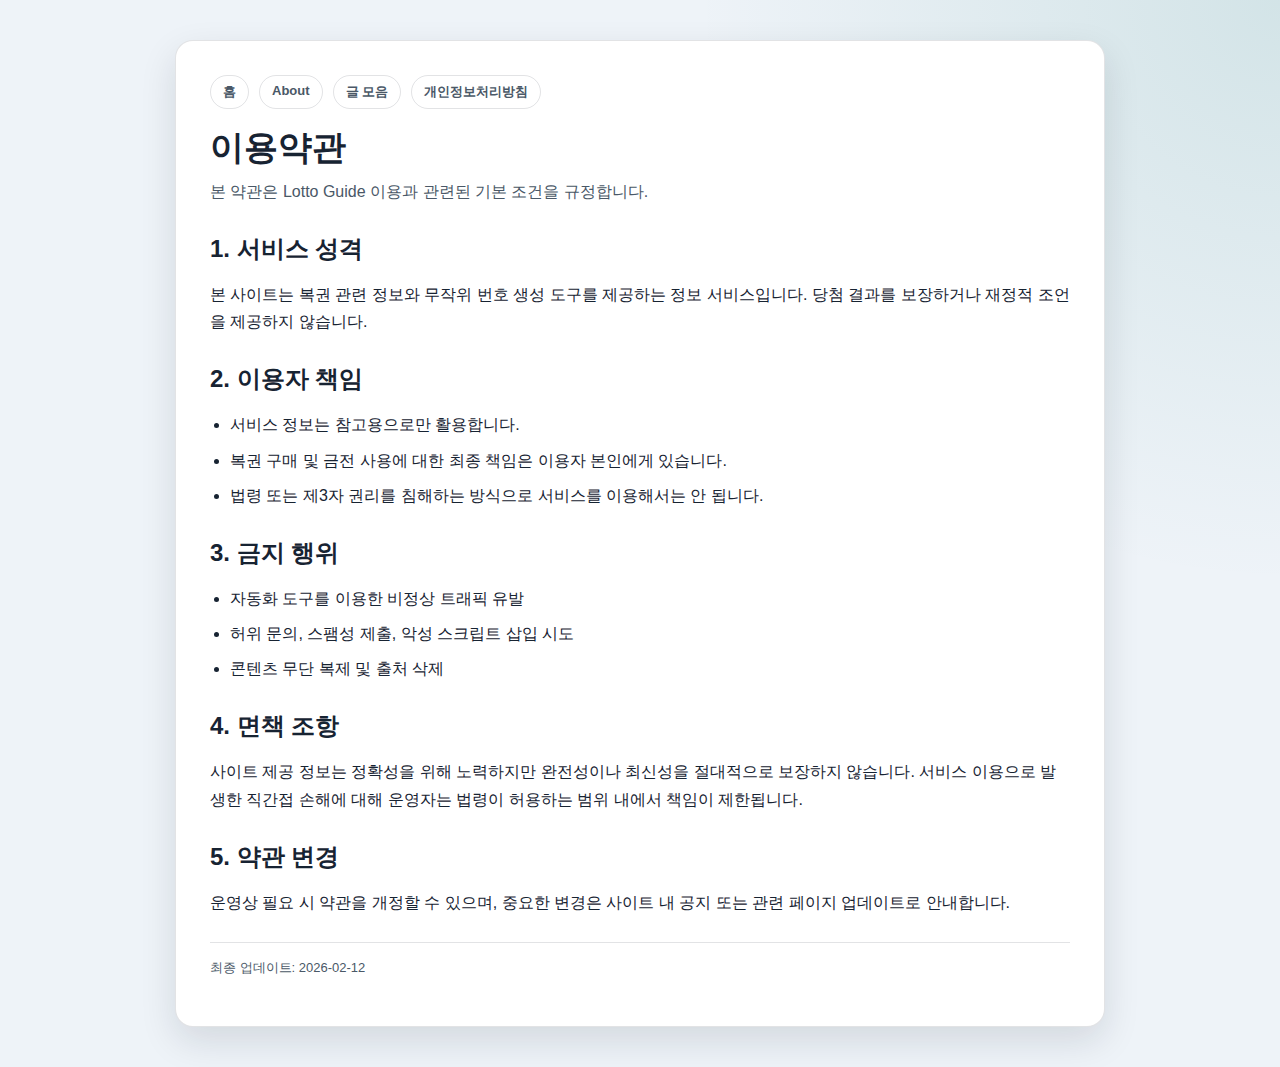
<file: terms.html>
<!DOCTYPE html>
<html lang="ko">
<head>
    <meta charset="UTF-8">
    <meta name="viewport" content="width=device-width, initial-scale=1.0">
    <meta name="description" content="Lotto Guide 이용약관 페이지입니다. 서비스 범위, 면책, 금지 행위를 안내합니다.">
    <meta name="google-adsense-account" content="ca-pub-4383238158414363">
    <title>Terms | Lotto Guide</title>
    <link rel="stylesheet" href="pages.css">
    <script async src="https://pagead2.googlesyndication.com/pagead/js/adsbygoogle.js?client=ca-pub-4383238158414363" crossorigin="anonymous"></script>
</head>
<body>
    <main class="page">
        <nav class="nav" aria-label="사이트 메뉴">
            <a href="index.html">홈</a>
            <a href="about.html">About</a>
            <a href="articles.html">글 모음</a>
            <a href="privacy.html">개인정보처리방침</a>
        </nav>

        <h1>이용약관</h1>
        <p class="lead">본 약관은 Lotto Guide 이용과 관련된 기본 조건을 규정합니다.</p>

        <h2>1. 서비스 성격</h2>
        <p>
            본 사이트는 복권 관련 정보와 무작위 번호 생성 도구를 제공하는 정보 서비스입니다.
            당첨 결과를 보장하거나 재정적 조언을 제공하지 않습니다.
        </p>

        <h2>2. 이용자 책임</h2>
        <ul class="list">
            <li>서비스 정보는 참고용으로만 활용합니다.</li>
            <li>복권 구매 및 금전 사용에 대한 최종 책임은 이용자 본인에게 있습니다.</li>
            <li>법령 또는 제3자 권리를 침해하는 방식으로 서비스를 이용해서는 안 됩니다.</li>
        </ul>

        <h2>3. 금지 행위</h2>
        <ul class="list">
            <li>자동화 도구를 이용한 비정상 트래픽 유발</li>
            <li>허위 문의, 스팸성 제출, 악성 스크립트 삽입 시도</li>
            <li>콘텐츠 무단 복제 및 출처 삭제</li>
        </ul>

        <h2>4. 면책 조항</h2>
        <p>
            사이트 제공 정보는 정확성을 위해 노력하지만 완전성이나 최신성을 절대적으로 보장하지 않습니다.
            서비스 이용으로 발생한 직간접 손해에 대해 운영자는 법령이 허용하는 범위 내에서 책임이 제한됩니다.
        </p>

        <h2>5. 약관 변경</h2>
        <p>
            운영상 필요 시 약관을 개정할 수 있으며, 중요한 변경은 사이트 내 공지 또는 관련 페이지 업데이트로 안내합니다.
        </p>

        <p class="footer">최종 업데이트: 2026-02-12</p>
    </main>
</body>
</html>
</file>
<file: style.css>
:root {
    color-scheme: light;
    --bg: #eef3f8;
    --panel: #ffffff;
    --text: #172332;
    --muted: #4a5867;
    --ball: #ecf2f8;
    --accent: #0f766e;
    --accent-hover: #0b5d57;
    --border: rgba(15, 23, 42, 0.12);
    --shadow: 0 14px 36px rgba(15, 23, 42, 0.12);
}

body[data-theme="dark"] {
    color-scheme: dark;
    --bg: #0b1220;
    --panel: #131e2f;
    --text: #eef4ff;
    --muted: #b4c2d4;
    --ball: #1b2b44;
    --accent: #2dd4bf;
    --accent-hover: #20bba7;
    --border: rgba(255, 255, 255, 0.12);
    --shadow: 0 16px 38px rgba(0, 0, 0, 0.46);
}

body {
    font-family: "Noto Sans KR", "Apple SD Gothic Neo", "Malgun Gothic", sans-serif;
    display: flex;
    align-items: flex-start;
    flex-direction: column;
    min-height: 100vh;
    margin: 0;
    padding: 40px 20px;
    background: radial-gradient(circle at top right, rgba(15, 118, 110, 0.12), transparent 35%), var(--bg);
    color: var(--text);
    transition: background-color 0.3s ease, color 0.3s ease;
}

.container {
    text-align: left;
    background-color: var(--panel);
    padding: 40px;
    border-radius: 18px;
    box-shadow: var(--shadow);
    border: 1px solid var(--border);
    width: min(860px, 100%);
    margin: 0 auto;
}

.header {
    display: flex;
    align-items: flex-start;
    justify-content: space-between;
    gap: 20px;
    margin-bottom: 20px;
}

.eyebrow {
    margin: 0 0 10px;
    color: var(--accent);
    font-size: 12px;
    font-weight: 700;
    letter-spacing: 0.08em;
    text-transform: uppercase;
}

h1 {
    margin: 0;
    color: var(--text);
    font-size: 34px;
    line-height: 1.2;
}

h2 {
    margin: 0 0 10px;
    font-size: 24px;
    line-height: 1.3;
}

h3 {
    margin: 0 0 8px;
    font-size: 18px;
    line-height: 1.35;
}

p {
    margin: 0;
    line-height: 1.7;
    color: var(--text);
}

.theme-toggle {
    padding: 9px 14px;
    border-radius: 999px;
    border: 1px solid var(--border);
    background-color: transparent;
    color: var(--muted);
    font-size: 13px;
    font-weight: 600;
    cursor: pointer;
    transition: color 0.3s ease, border-color 0.3s ease, transform 0.2s ease;
    white-space: nowrap;
}

.theme-toggle:hover {
    color: var(--text);
    border-color: var(--muted);
    transform: translateY(-1px);
}

.quick-nav {
    display: flex;
    flex-wrap: wrap;
    gap: 10px;
    margin: 0 0 26px;
}

.quick-nav a {
    text-decoration: none;
    color: var(--muted);
    font-size: 13px;
    font-weight: 600;
    border: 1px solid var(--border);
    border-radius: 999px;
    padding: 7px 12px;
}

.quick-nav a:hover {
    color: var(--text);
    border-color: var(--accent);
}

.content-section {
    margin-top: 30px;
}

.content-section:first-of-type {
    margin-top: 0;
}

.section-subtext {
    color: var(--muted);
    font-size: 14px;
    margin-bottom: 14px;
}

.lotto-numbers {
    display: flex;
    justify-content: center;
    gap: 10px;
    margin-bottom: 16px;
    flex-wrap: wrap;
}

.number {
    display: flex;
    justify-content: center;
    align-items: center;
    width: 54px;
    height: 54px;
    border-radius: 50%;
    background-color: var(--ball);
    font-size: 22px;
    font-weight: bold;
    color: var(--text);
    transition: background-color 0.3s ease, color 0.3s ease;
}

#generate-btn {
    padding: 13px 24px;
    border: none;
    border-radius: 10px;
    background-color: var(--accent);
    color: #eafefb;
    font-size: 16px;
    font-weight: 700;
    cursor: pointer;
    transition: background-color 0.3s ease;
}

#generate-btn:hover {
    background-color: var(--accent-hover);
}

.note {
    margin-top: 10px;
    color: var(--muted);
    font-size: 13px;
}

.info-grid {
    display: grid;
    grid-template-columns: repeat(3, minmax(0, 1fr));
    gap: 14px;
}

.info-card {
    border: 1px solid var(--border);
    border-radius: 14px;
    padding: 16px;
    background: color-mix(in srgb, var(--panel) 94%, var(--accent) 6%);
}

.faq-list {
    display: grid;
    gap: 12px;
}

.faq-item {
    border: 1px solid var(--border);
    border-radius: 12px;
    padding: 14px;
}

.policy-list {
    margin: 0;
    padding-left: 20px;
    display: grid;
    gap: 8px;
    color: var(--text);
    line-height: 1.6;
}

.partner-section {
    margin-top: 32px;
    padding-top: 24px;
    border-top: 1px solid var(--border);
    text-align: left;
}

.partner-section h2 {
    margin: 0 0 8px;
    font-size: 24px;
    color: var(--text);
}

.partner-subtext {
    margin: 0 0 18px;
    color: var(--muted);
    font-size: 14px;
}

.partner-form {
    display: grid;
    gap: 14px;
}

.field {
    display: grid;
    gap: 6px;
    font-size: 13px;
    color: var(--muted);
}

.field input,
.field textarea {
    border-radius: 10px;
    border: 1px solid var(--border);
    background: transparent;
    color: var(--text);
    padding: 10px 12px;
    font-size: 14px;
    outline: none;
    transition: border-color 0.2s ease, box-shadow 0.2s ease;
}

.field input:focus,
.field textarea:focus {
    border-color: var(--accent);
    box-shadow: 0 0 0 3px rgba(15, 118, 110, 0.2);
}

.partner-submit {
    justify-self: start;
    padding: 10px 20px;
    border: none;
    border-radius: 10px;
    background-color: var(--accent);
    color: #eafefb;
    font-size: 14px;
    font-weight: 700;
    cursor: pointer;
    transition: background-color 0.3s ease;
}

.partner-submit:hover {
    background-color: var(--accent-hover);
}

.comments-section {
    margin-top: 32px;
    padding-top: 24px;
    border-top: 1px solid var(--border);
    text-align: left;
}

.comments-section h2 {
    margin: 0 0 12px;
    font-size: 24px;
    color: var(--text);
}

#disqus_thread {
    min-height: 120px;
}

.site-footer {
    margin-top: 32px;
    padding-top: 18px;
    border-top: 1px solid var(--border);
    color: var(--muted);
    font-size: 13px;
}

.site-footer a {
    color: var(--muted);
}

.footer-links {
    margin-top: 10px;
    display: flex;
    flex-wrap: wrap;
    gap: 12px;
}

@media (max-width: 640px) {
    .container {
        padding: 28px 24px;
    }

    .header {
        flex-direction: column;
        align-items: flex-start;
    }

    h1 {
        font-size: 29px;
    }

    h2 {
        font-size: 22px;
    }

    .info-grid {
        grid-template-columns: 1fr;
    }

    .quick-nav {
        gap: 8px;
    }
}
</file>
<file: pages.css>
:root {
    color-scheme: light;
    --bg: #eef3f8;
    --panel: #ffffff;
    --text: #172332;
    --muted: #4a5867;
    --accent: #0f766e;
    --border: rgba(15, 23, 42, 0.12);
    --shadow: 0 14px 36px rgba(15, 23, 42, 0.12);
}

body {
    margin: 0;
    padding: 40px 20px;
    background: radial-gradient(circle at top right, rgba(15, 118, 110, 0.12), transparent 35%), var(--bg);
    color: var(--text);
    font-family: "Noto Sans KR", "Apple SD Gothic Neo", "Malgun Gothic", sans-serif;
}

.page {
    width: min(860px, 100%);
    margin: 0 auto;
    background: var(--panel);
    border: 1px solid var(--border);
    border-radius: 18px;
    box-shadow: var(--shadow);
    padding: 34px;
}

h1 {
    margin: 0 0 10px;
    font-size: 34px;
    line-height: 1.2;
}

h2 {
    margin: 28px 0 8px;
    font-size: 24px;
}

h3 {
    margin: 18px 0 6px;
    font-size: 18px;
}

p, li {
    line-height: 1.7;
}

.lead {
    color: var(--muted);
    margin: 0 0 16px;
}

.nav {
    display: flex;
    flex-wrap: wrap;
    gap: 10px;
    margin-bottom: 18px;
}

.nav a {
    border: 1px solid var(--border);
    border-radius: 999px;
    padding: 7px 12px;
    text-decoration: none;
    color: var(--muted);
    font-size: 13px;
    font-weight: 700;
}

a {
    color: #0b5d57;
}

.card {
    border: 1px solid var(--border);
    border-radius: 12px;
    padding: 14px;
    margin-top: 12px;
}

.list {
    display: grid;
    gap: 8px;
    padding-left: 20px;
}

.muted {
    color: var(--muted);
}

.footer {
    margin-top: 26px;
    padding-top: 14px;
    border-top: 1px solid var(--border);
    color: var(--muted);
    font-size: 13px;
}

@media (max-width: 640px) {
    .page {
        padding: 24px;
    }

    h1 {
        font-size: 28px;
    }
}
</file>
